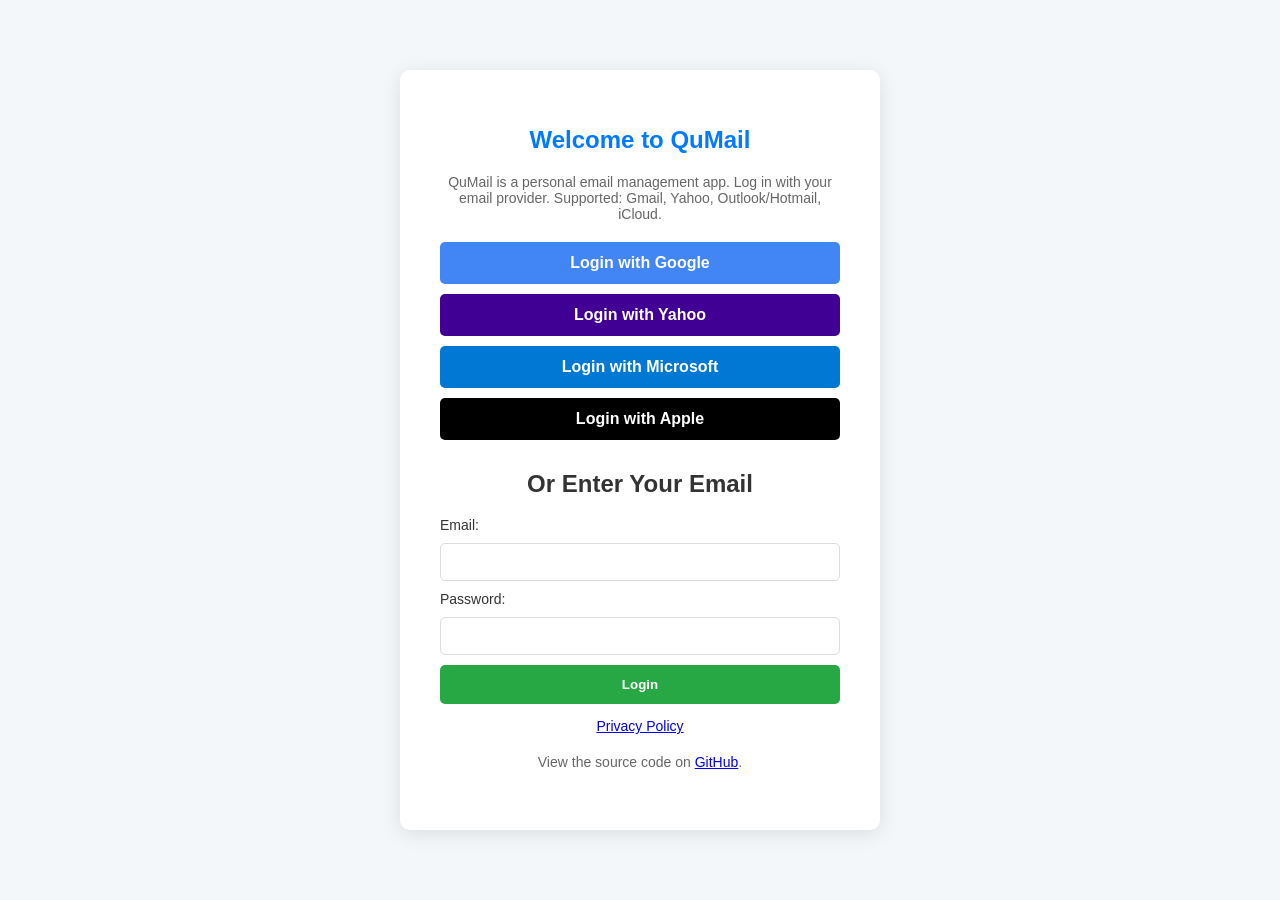
<file: index.html>
<!DOCTYPE html>
<html lang="en">
<head>
    <meta charset="UTF-8">
    <meta name="viewport" content="width=device-width, initial-scale=1.0">
    <title>QuMail - Personal Email Management</title>
    <link rel="stylesheet" href="static/css/style.css">
    <style>
        body {
            font-family: Arial, sans-serif;
            background-color: #f4f7f9;
            display: flex;
            justify-content: center;
            align-items: center;
            height: 100vh;
            margin: 0;
            color: #333;
        }
        .container {
            background: white;
            padding: 40px;
            border-radius: 10px;
            box-shadow: 0 4px 20px rgba(0, 0, 0, 0.1);
            max-width: 400px;
            width: 100%;
            text-align: center;
        }
        h1 {
            font-size: 24px;
            margin-bottom: 20px;
            color: #007bff;
        }
        p {
            font-size: 14px;
            margin-bottom: 20px;
            color: #666;
        }
        .provider-buttons {
            display: flex;
            flex-direction: column;
            gap: 10px;
            margin-bottom: 30px;
        }
        .button {
            display: block;
            padding: 12px;
            background-color: #007bff;
            color: white;
            text-decoration: none;
            border-radius: 5px;
            font-weight: bold;
            transition: background-color 0.3s;
        }
        .button:hover {
            background-color: #0056b3;
        }
        /* Provider-specific colors */
        .google { background-color: #4285F4; }
        .google:hover { background-color: #357ae8; }
        .yahoo { background-color: #410093; }
        .yahoo:hover { background-color: #33007a; }
        .microsoft { background-color: #0078D4; }
        .microsoft:hover { background-color: #0067b8; }
        .apple { background-color: #000000; }
        .apple:hover { background-color: #333333; }
        form {
            display: flex;
            flex-direction: column;
            gap: 10px;
        }
        label {
            text-align: left;
            font-size: 14px;
        }
        input[type="email"],
        input[type="password"] {
            padding: 10px;
            border: 1px solid #ddd;
            border-radius: 5px;
            font-size: 14px;
        }
        button[type="submit"] {
            padding: 12px;
            background-color: #28a745;
            color: white;
            border: none;
            border-radius: 5px;
            font-weight: bold;
            cursor: pointer;
            transition: background-color 0.3s;
        }
        button[type="submit"]:hover {
            background-color: #218838;
        }
        .flashes {
            list-style: none;
            padding: 0;
            margin-bottom: 20px;
        }
        .flashes li {
            background: #f8d7da;
            color: #721c24;
            padding: 10px;
            border-radius: 5px;
            margin-bottom: 10px;
        }
    </style>
</head>
<body>
    <div class="container">
        <h1>Welcome to QuMail</h1>
        <!-- Flash Messages Placeholder (static, empty for demo) -->
        <ul class="flashes">
            <!-- No messages in static version -->
        </ul>
        <p>
            QuMail is a personal email management app. Log in with your email provider. Supported: Gmail, Yahoo, Outlook/Hotmail, iCloud.
        </p>
        <!-- Provider Buttons (placeholders, as auth is dynamic) -->
        <div class="provider-buttons">
            <a href="#" class="button google">Login with Google</a>
            <a href="#" class="button yahoo">Login with Yahoo</a>
            <a href="#" class="button microsoft">Login with Microsoft</a>
            <a href="#" class="button apple">Login with Apple</a>
        </div>
        <!-- Email Login Form Placeholder (non-functional in static) -->
        <h2>Or Enter Your Email</h2>
        <form>
            <label for="email">Email:</label>
            <input type="email" id="email" name="email" required>
            <label for="password">Password:</label>
            <input type="password" id="password" name="password">
            <button type="submit">Login</button>
        </form>
        <p><a href="privacy-policy.html">Privacy Policy</a></p>
        <p>View the source code on <a href="https://github.com/ven9010/qumail">GitHub</a>.</p>
    </div>
    <script src="static/js/script.js"></script>
</body>
</html>
</file>
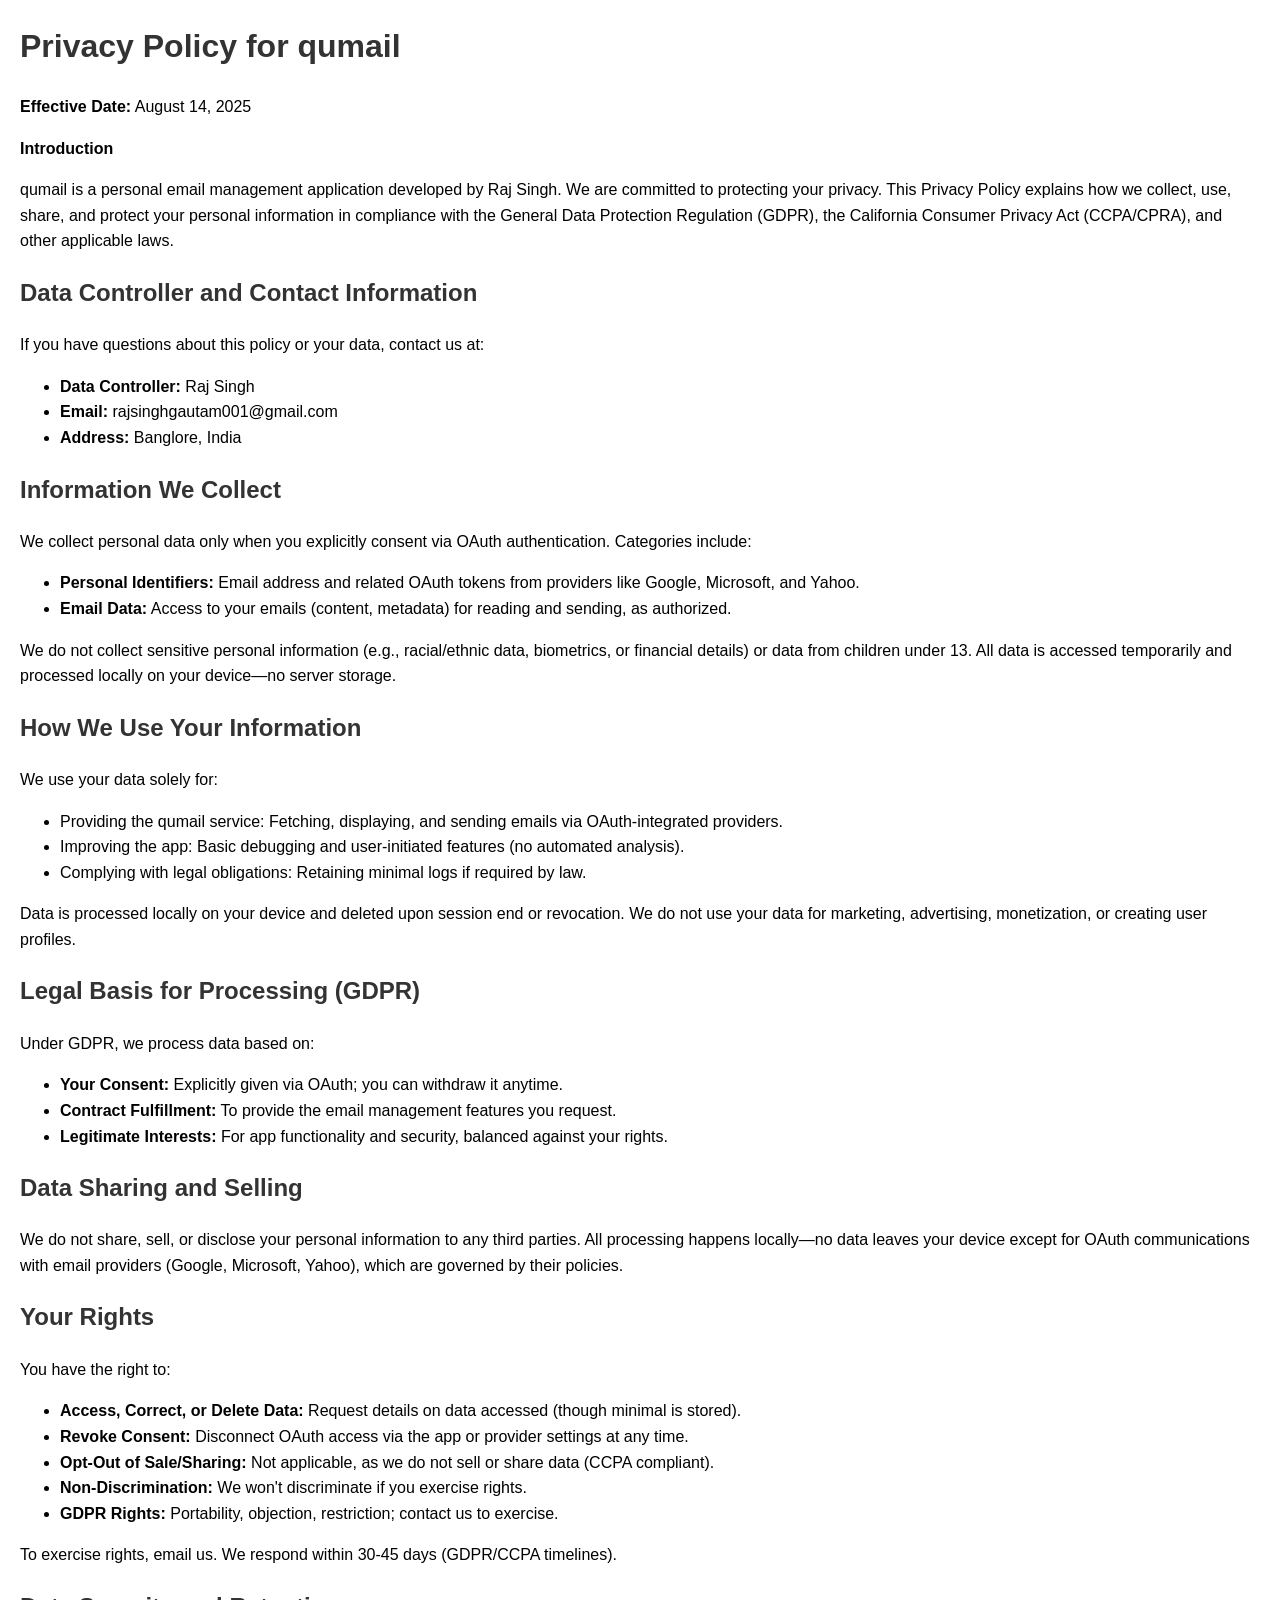
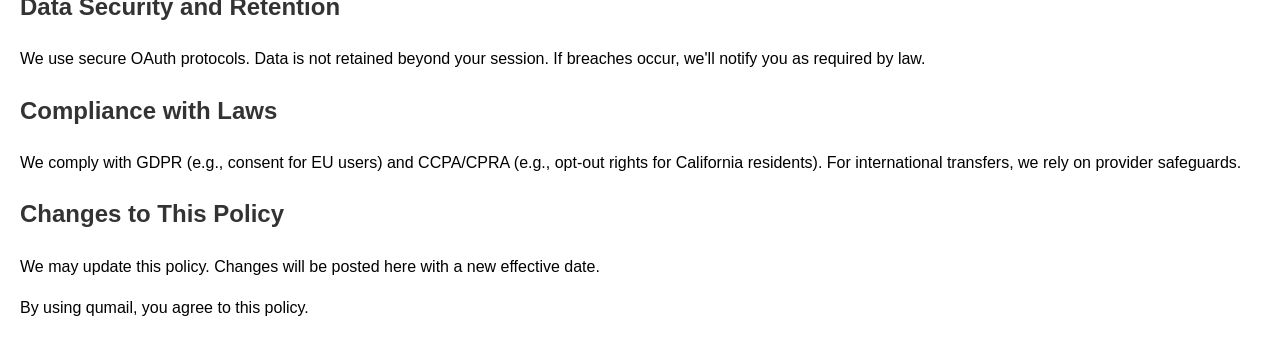
<file: privacy-policy.html>
<!DOCTYPE html>
<html lang="en">
<head>
    <meta charset="UTF-8">
    <meta name="viewport" content="width=device-width, initial-scale=1.0">
    <title>qumail Privacy Policy</title>
    <style>
        body { font-family: Arial, sans-serif; line-height: 1.6; margin: 20px; }
        h1, h2, h3 { color: #333; }
    </style>
</head>
<body>
    <h1>Privacy Policy for qumail</h1>
    <p><strong>Effective Date:</strong> August 14, 2025</p>
    <p><strong>Introduction</strong></p>
    <p>qumail is a personal email management application developed by Raj Singh. We are committed to protecting your privacy. This Privacy Policy explains how we collect, use, share, and protect your personal information in compliance with the General Data Protection Regulation (GDPR), the California Consumer Privacy Act (CCPA/CPRA), and other applicable laws.</p>
    
    <h2>Data Controller and Contact Information</h2>
    <p>If you have questions about this policy or your data, contact us at:</p>
    <ul>
        <li><strong>Data Controller:</strong> Raj Singh</li>
        <li><strong>Email:</strong> rajsinghgautam001@gmail.com</li>
        <li><strong>Address:</strong> Banglore, India</li>
    </ul>
    
    <h2>Information We Collect</h2>
    <p>We collect personal data only when you explicitly consent via OAuth authentication. Categories include:</p>
    <ul>
        <li><strong>Personal Identifiers:</strong> Email address and related OAuth tokens from providers like Google, Microsoft, and Yahoo.</li>
        <li><strong>Email Data:</strong> Access to your emails (content, metadata) for reading and sending, as authorized.</li>
    </ul>
    <p>We do not collect sensitive personal information (e.g., racial/ethnic data, biometrics, or financial details) or data from children under 13. All data is accessed temporarily and processed locally on your device—no server storage.</p>
    
    <h2>How We Use Your Information</h2>
    <p>We use your data solely for:</p>
    <ul>
        <li>Providing the qumail service: Fetching, displaying, and sending emails via OAuth-integrated providers.</li>
        <li>Improving the app: Basic debugging and user-initiated features (no automated analysis).</li>
        <li>Complying with legal obligations: Retaining minimal logs if required by law.</li>
    </ul>
    <p>Data is processed locally on your device and deleted upon session end or revocation. We do not use your data for marketing, advertising, monetization, or creating user profiles.</p>
    
    <h2>Legal Basis for Processing (GDPR)</h2>
    <p>Under GDPR, we process data based on:</p>
    <ul>
        <li><strong>Your Consent:</strong> Explicitly given via OAuth; you can withdraw it anytime.</li>
        <li><strong>Contract Fulfillment:</strong> To provide the email management features you request.</li>
        <li><strong>Legitimate Interests:</strong> For app functionality and security, balanced against your rights.</li>
    </ul>
    
    <h2>Data Sharing and Selling</h2>
    <p>We do not share, sell, or disclose your personal information to any third parties. All processing happens locally—no data leaves your device except for OAuth communications with email providers (Google, Microsoft, Yahoo), which are governed by their policies.</p>
    
    <h2>Your Rights</h2>
    <p>You have the right to:</p>
    <ul>
        <li><strong>Access, Correct, or Delete Data:</strong> Request details on data accessed (though minimal is stored).</li>
        <li><strong>Revoke Consent:</strong> Disconnect OAuth access via the app or provider settings at any time.</li>
        <li><strong>Opt-Out of Sale/Sharing:</strong> Not applicable, as we do not sell or share data (CCPA compliant).</li>
        <li><strong>Non-Discrimination:</strong> We won't discriminate if you exercise rights.</li>
        <li><strong>GDPR Rights:</strong> Portability, objection, restriction; contact us to exercise.</li>
    </ul>
    <p>To exercise rights, email us. We respond within 30-45 days (GDPR/CCPA timelines).</p>
    
    <h2>Data Security and Retention</h2>
    <p>We use secure OAuth protocols. Data is not retained beyond your session. If breaches occur, we'll notify you as required by law.</p>
    
    <h2>Compliance with Laws</h2>
    <p>We comply with GDPR (e.g., consent for EU users) and CCPA/CPRA (e.g., opt-out rights for California residents). For international transfers, we rely on provider safeguards.</p>
    
    <h2>Changes to This Policy</h2>
    <p>We may update this policy. Changes will be posted here with a new effective date.</p>
    
    <p>By using qumail, you agree to this policy.</p>
</body>
</html>
</file>
<file: static/css/style.css>
body {
    background-color: #f8f9fa;
}
.container {
    max-width: 600px;
}
.btn-primary {
    background-color: #007bff;
    border: none;
}
.btn-primary:hover {
    background-color: #0056b3;
}
</file>
